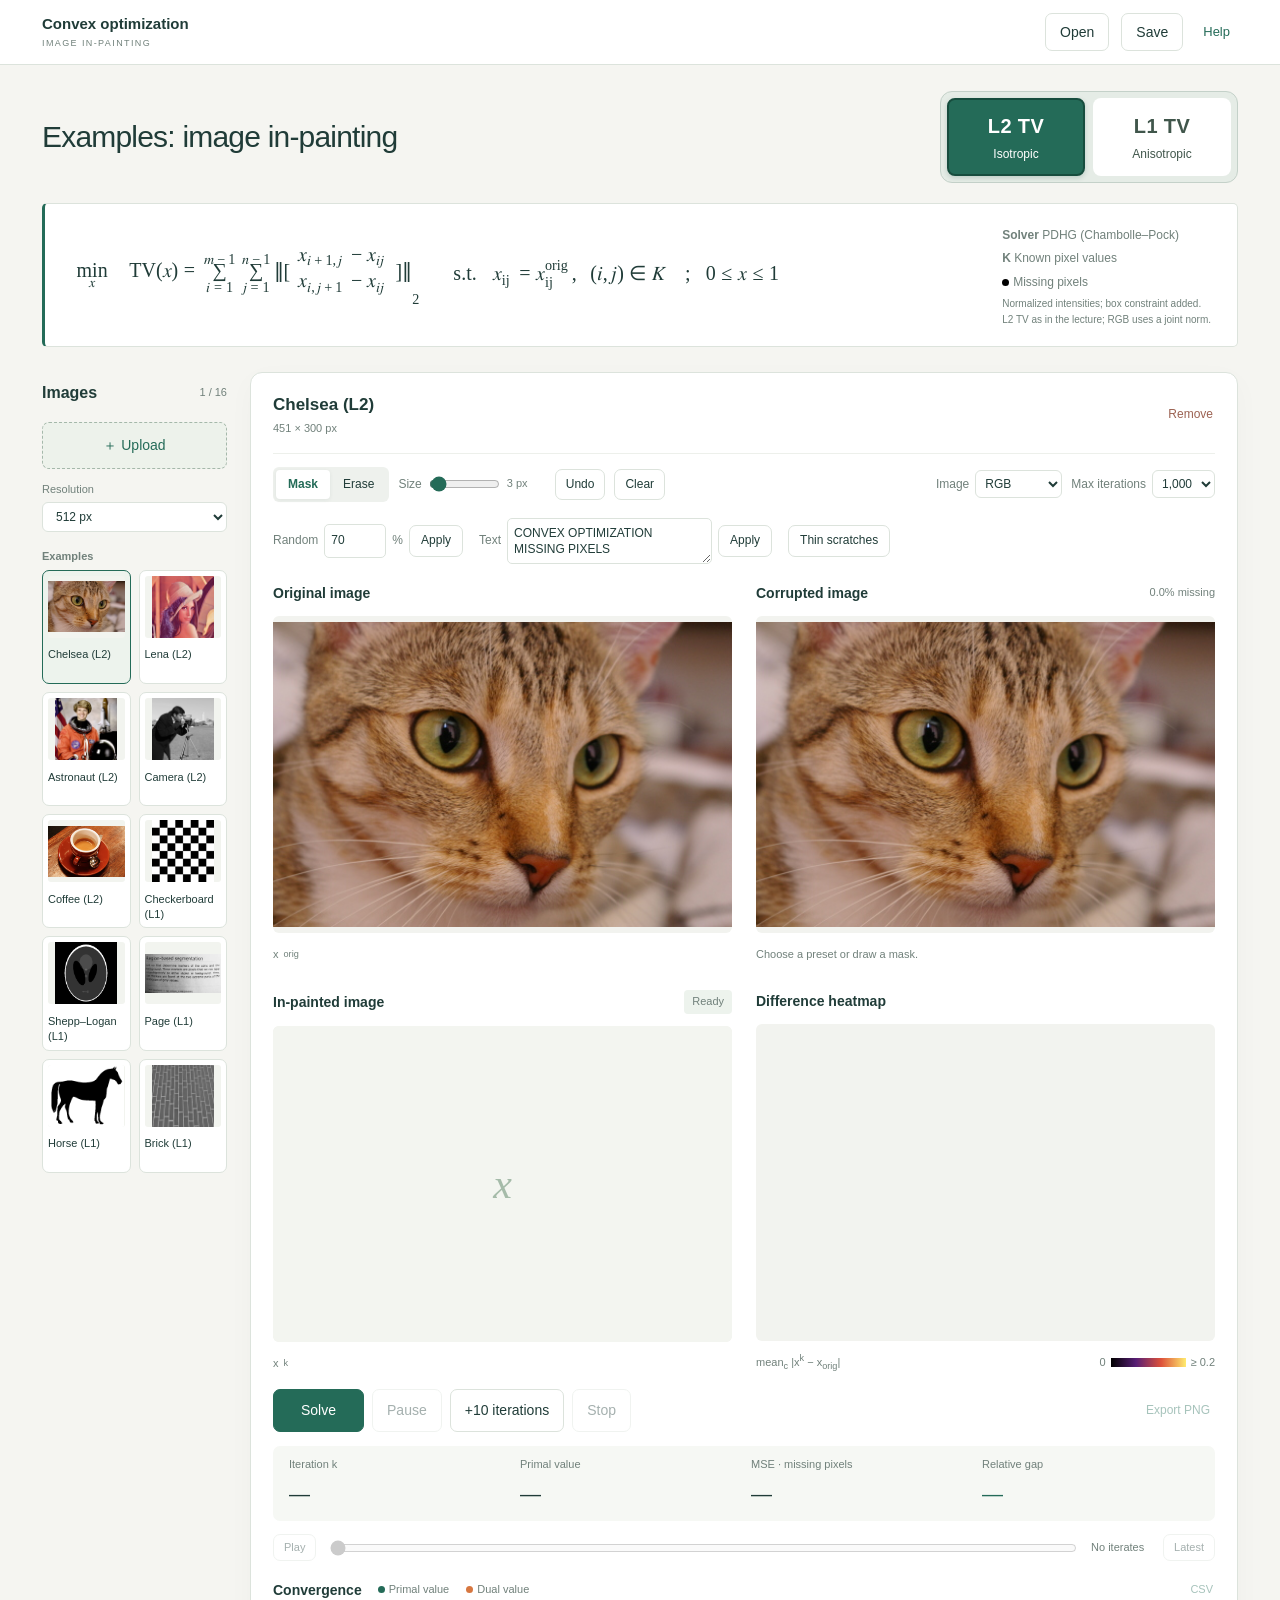
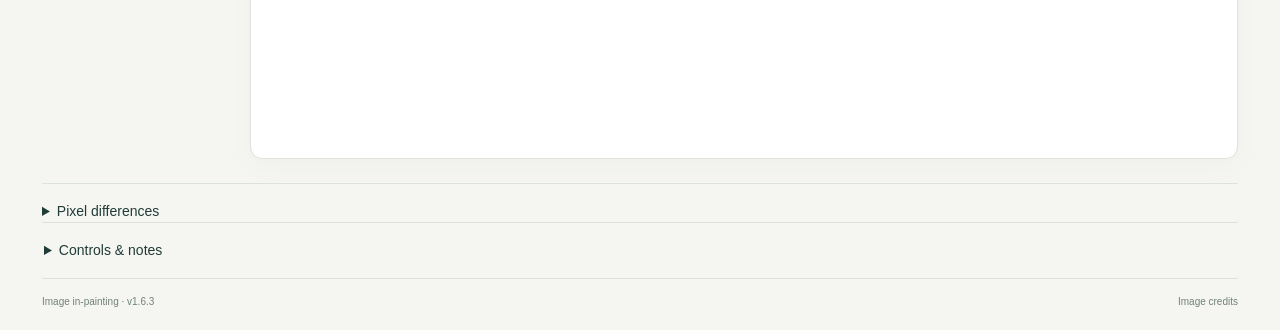
<file: docs/index.html>
<!doctype html>
<html lang="en">
<head>
  <meta charset="utf-8"><meta name="viewport" content="width=device-width, initial-scale=1">
  <title>Image in-painting · Convex optimization</title>
  <link rel="stylesheet" href="./static/style.css?v=1.6.3">
  <script src="./static/browser-backend.js?v=1.6.3" defer></script>
  <script src="./static/app.js?v=1.6.3" defer></script>
</head>
<body>
<header class="topbar">
  <a class="brand" href="./">Convex optimization <small>IMAGE IN-PAINTING</small></a>
  <div class="header-actions"><button id="import-project">Open</button><button id="save-project">Save</button><a class="help-link" href="#how-to">Help</a></div>
</header>
<main>
  <section class="intro"><h1>Examples: image in-painting</h1><div class="norm-switch" aria-label="TV norm"><button id="tv-l2" aria-pressed="true"><strong>L2 TV</strong><span>Isotropic</span></button><button id="tv-l1" aria-pressed="false"><strong>L1 TV</strong><span>Anisotropic</span></button></div></section>
  <section class="problem" aria-label="Optimization problem">
    <div class="problem-formula" aria-label="Selected TV formulation">
      <math display="block"><mrow><munder><mo>min</mo><mi mathvariant="bold">x</mi></munder><mspace width=".8em"/><mi mathvariant="normal">TV</mi><mo stretchy="false">(</mo><mi mathvariant="bold">x</mi><mo stretchy="false">)</mo><mo>=</mo><munderover><mo>∑</mo><mrow><mi>i</mi><mo>=</mo><mn>1</mn></mrow><mrow><mi>m</mi><mo>−</mo><mn>1</mn></mrow></munderover><munderover><mo>∑</mo><mrow><mi>j</mi><mo>=</mo><mn>1</mn></mrow><mrow><mi>n</mi><mo>−</mo><mn>1</mn></mrow></munderover><msub><mrow><mo>‖</mo><mrow><mo>[</mo><mtable><mtr><mtd><msub><mi>x</mi><mrow><mi>i</mi><mo>+</mo><mn>1</mn><mo>,</mo><mi>j</mi></mrow></msub><mo>−</mo><msub><mi>x</mi><mrow><mi>i</mi><mi>j</mi></mrow></msub></mtd></mtr><mtr><mtd><msub><mi>x</mi><mrow><mi>i</mi><mo>,</mo><mi>j</mi><mo>+</mo><mn>1</mn></mrow></msub><mo>−</mo><msub><mi>x</mi><mrow><mi>i</mi><mi>j</mi></mrow></msub></mtd></mtr></mtable><mo>]</mo></mrow><mo>‖</mo></mrow><mn id="formula-norm">2</mn></msub></mrow></math>
      <math display="block"><mrow><mtext>s.t.</mtext><mspace width=".8em"/><msub><mi>x</mi><mi>ij</mi></msub><mo>=</mo><msubsup><mi>x</mi><mi>ij</mi><mtext>orig</mtext></msubsup><mo>,</mo><mspace width=".5em"/><mo stretchy="false">(</mo><mi>i</mi><mo>,</mo><mi>j</mi><mo stretchy="false">)</mo><mo>∈</mo><mi>K</mi><mspace width="1em"/><mo>;</mo><mspace width=".6em"/><mn>0</mn><mo>≤</mo><mi mathvariant="bold">x</mi><mo>≤</mo><mn>1</mn></mrow></math>
    </div>
    <div class="problem-key"><p class="solver-label"><b>Solver</b> PDHG (Chambolle–Pock)</p><p><b>K</b> Known pixel values</p><p><span class="legend-dot missing"></span>Missing pixels</p><small>Normalized intensities; box constraint added.<br><span id="model-note">L2 TV as in the lecture; RGB uses a joint norm.</span></small></div>
  </section>
  <div id="notice" role="status" aria-live="polite" hidden></div>
  <div class="workspace">
    <aside class="library" aria-label="Images">
      <div class="section-head"><h2>Images</h2><span id="image-count">0 / 16</span></div>
      <button id="upload-button" class="upload-button">＋ Upload</button>
      <input id="file-input" type="file" accept="image/png,image/jpeg,image/webp" multiple hidden>
      <label class="resolution-label" for="resolution">Resolution</label><select id="resolution"><option value="128">128 px</option><option value="256">256 px</option><option value="512" selected>512 px</option></select>
      <div id="image-list"></div>
      <h3 class="example-label" id="examples-heading">Examples</h3><div id="example-gallery">
        <button class="example-card" data-example="chelsea" aria-pressed="false"><img src="./assets/chelsea.png" alt=""><span>Chelsea (L2)</span></button>
        <button class="example-card" data-example="lena" aria-pressed="false"><img src="./assets/lena.jpg" alt=""><span>Lena (L2)</span></button>
        <button class="example-card" data-example="astronaut" aria-pressed="false"><img src="./assets/astronaut.png" alt=""><span>Astronaut (L2)</span></button>
        <button class="example-card" data-example="camera" aria-pressed="false"><img src="./assets/camera.png" alt=""><span>Camera (L2)</span></button>
        <button class="example-card" data-example="coffee" aria-pressed="false"><img src="./assets/coffee.png" alt=""><span>Coffee (L2)</span></button>
        <button class="example-card" data-example="checkerboard" aria-pressed="false"><img src="./assets/checkerboard.png" alt=""><span>Checkerboard (L1)</span></button>
        <button class="example-card" data-example="phantom" aria-pressed="false"><img src="./assets/phantom.png" alt=""><span>Shepp–Logan (L1)</span></button>
        <button class="example-card" data-example="page" aria-pressed="false"><img src="./assets/page.png" alt=""><span>Page (L1)</span></button>
        <button class="example-card" data-example="horse" aria-pressed="false"><img src="./assets/horse.png" alt=""><span>Horse (L1)</span></button>
        <button class="example-card" data-example="brick" aria-pressed="false"><img src="./assets/brick.png" alt=""><span>Brick (L1)</span></button>
      </div>
    </aside>
    <section class="experiment" aria-label="Image in-painting">
      <div class="experiment-header"><div><h2 id="image-name">Loading…</h2><p id="image-dimensions"></p></div><button id="remove-image" class="text-button danger">Remove</button></div>
      <div class="work-controls">
        <div class="draw-controls"><div class="segmented" aria-label="Drawing tools"><button id="brush-tool" aria-pressed="true">Mask</button><button id="erase-tool" aria-pressed="false">Erase</button></div><label class="brush-label">Size <input id="brush-size" type="range" min="1" max="48" value="3"><output id="brush-value">3 px</output></label><button id="undo">Undo</button><button id="clear-mask">Clear</button></div>
        <div class="run-settings"><label>Image <select id="mode"><option value="rgb">RGB</option><option value="gray">Grayscale</option></select></label><label>Max iterations <select id="iterations"><option value="200">200</option><option value="1000" selected>1,000</option><option value="4000">4,000</option></select></label></div>
      </div>
      <div class="preset-row" aria-label="Missing-pixel presets"><div class="preset-control"><label for="random-percent">Random</label><input id="random-percent" type="number" min="0" max="99" step="1" value="70" aria-label="Random missing percentage"><span>%</span><button id="preset-random" aria-label="Apply random mask">Apply</button></div><div class="preset-control watermark-control"><label for="watermark-text">Text</label><textarea id="watermark-text" rows="2" maxlength="120" aria-label="Watermark text">CONVEX OPTIMIZATION
MISSING PIXELS</textarea><button id="preset-text" aria-label="Apply text mask">Apply</button></div><button id="preset-scratches">Thin scratches</button></div>
      <div class="canvases">
        <div class="canvas-panel"><div class="canvas-heading"><h3>Original image</h3></div><div class="canvas-wrap"><canvas id="original" aria-label="Original image"></canvas></div><p class="canvas-caption">x<sub>orig</sub></p></div>
        <div class="canvas-panel"><div class="canvas-heading"><h3>Corrupted image</h3><span id="missing-count">0% missing</span></div><div class="canvas-wrap" id="editor-wrap"><canvas id="editor" aria-label="Draw to mark missing pixels"></canvas></div><p class="canvas-caption">Choose a preset or draw a mask.</p></div>
        <div class="canvas-panel"><div class="canvas-heading"><h3>In-painted image</h3><span class="status-chip" id="run-status" aria-live="polite">Ready</span></div><div class="canvas-wrap result-wrap"><canvas id="result" aria-label="In-painted image; click to inspect pixel differences"></canvas><div id="result-placeholder"><span class="empty-symbol">x</span></div></div><p class="canvas-caption">x<sup>k</sup></p></div>
        <div class="canvas-panel"><div class="canvas-heading"><h3>Difference heatmap</h3></div><div class="canvas-wrap"><canvas id="difference" aria-label="Absolute difference from original"></canvas></div><div class="canvas-caption heat-caption"><span>mean<sub>c</sub> |x<sup>k</sup> − x<sub>orig</sub>|</span><span>0 <i class="heat-scale"></i> ≥ 0.2</span></div></div>
      </div>
      <div class="action-row"><div class="run-buttons"><button class="primary" id="run">Solve</button><button id="pause" disabled>Pause</button><button id="step">+10 iterations</button><button id="stop" disabled>Stop</button></div><button id="download-result" disabled>Export PNG</button></div>
      <div class="metrics" aria-label="Current iterate"><div><span>Iteration k</span><strong id="metric-k">—</strong></div><div><span>Primal value</span><strong id="metric-tv">—</strong></div><div><span>MSE · missing pixels</span><strong id="metric-mse">—</strong></div><div><span title="(primal value − dual value) / max(1, TV). Smaller is closer to optimal.">Relative gap</span><strong id="metric-gap">—</strong></div></div>
      <div class="timeline-row"><button id="playback" disabled>Play</button><input id="timeline" type="range" min="0" max="0" value="0" disabled aria-label="Iteration snapshots"><span id="frame-label">No iterates</span><button id="latest" disabled>Latest</button></div>
      <div class="plot-heading"><h3>Convergence</h3><div><span class="legend-dot green"></span>Primal value <span class="legend-dot orange"></span>Dual value</div><button id="download-csv" class="text-button" disabled>CSV</button></div>
      <svg id="chart" role="img" aria-label="Primal value and dual value versus iterations"></svg>
    </section>
  </div>
  <details class="pixel-details"><summary>Pixel differences</summary>
    <section class="math-section" aria-label="Local total variation">
      <div class="model-explanation"><h2>Local contribution to TV(x)</h2><div class="formula" id="local-formula-l2"><math display="block"><mrow><msqrt><mrow><munder><mo>∑</mo><mi>c</mi></munder><mo stretchy="false">(</mo><msubsup><mi>d</mi><mrow><mi>v</mi><mo>,</mo><mi>c</mi></mrow><mn>2</mn></msubsup><mo>+</mo><msubsup><mi>d</mi><mrow><mi>h</mi><mo>,</mo><mi>c</mi></mrow><mn>2</mn></msubsup><mo stretchy="false">)</mo></mrow></msqrt></mrow></math></div><div class="formula" id="local-formula-l1" hidden><math display="block"><mrow><munder><mo>∑</mo><mi>c</mi></munder><mo>(</mo><mo>|</mo><msub><mi>d</mi><mrow><mi>v</mi><mo>,</mo><mi>c</mi></mrow></msub><mo>|</mo><mo>+</mo><mo>|</mo><msub><mi>d</mi><mrow><mi>h</mi><mo>,</mo><mi>c</mi></mrow></msub><mo>|</mo><mo>)</mo></mrow></math></div><p>dᵥ = xᵢ₊₁,ⱼ − xᵢⱼ<br>dₕ = xᵢ,ⱼ₊₁ − xᵢⱼ</p><p class="muted">Click the in-painted image to select (i, j).</p></div>
      <div class="pixel-inspector"><div class="section-head"><h2>Pixel values</h2><span id="pixel-position">(i, j)</span></div><div class="pixel-top"><canvas id="pixel-patch" width="180" height="180" aria-label="Selected pixel and its neighbors"></canvas><div><p><span class="legend-dot orange"></span>xᵢⱼ</p><p><span class="legend-dot blue"></span>xᵢ₊₁,ⱼ</p><p><span class="legend-dot green"></span>xᵢ,ⱼ₊₁</p></div></div><div class="table-scroll"><table><thead><tr><th>Channel</th><th>xᵢⱼ</th><th>xᵢ₊₁,ⱼ</th><th>xᵢ,ⱼ₊₁</th><th>dᵥ</th><th>dₕ</th></tr></thead><tbody id="pixel-values"></tbody></table></div><p id="local-tv">‖(dᵥ, dₕ)‖₂</p><p class="muted pixel-note">Pixel table: 8-bit display values. Objective: full precision.</p></div>
    </section>
  </details>
  <details id="how-to"><summary>Controls &amp; notes</summary><div class="help-grid"><div><h3>Demonstration</h3><p>L2 TV uses the Euclidean norm of each local gradient; L1 TV adds its absolute components. L1 favors horizontal and vertical edges. Try Checkerboard, Page, Horse, Shepp–Logan or Brick with the same mask. Neither norm is best for every image. All examples stay visible. Labels indicate suggested teaching examples, not a restriction on the solver. Changing mode selects a matching example; any example can be solved in either mode. Results are retained separately for each mode. Uploaded images remain available in both modes; switching their norm keeps the mask and clears the previous run.</p><p>Upload images, choose a preset or draw a mask, then Solve or advance by 10 iterations. Use the timeline to replay. Click the result to inspect local pixel differences.</p><p>Relative gap = (primal value − dual value) / max(1, TV). Gap ≤ 0.1% indicates a near-optimal objective, not perfect reconstruction. Iteration limit means the budget was exhausted. TV need not decrease at every iteration. MSE is for evaluation only.</p></div><div><h3>Save an experiment</h3><p>Save exports images, masks and recorded iterates as .tvlab.json. Open restores them. Export before closing this page.</p><p>Presets replace the mask; Undo restores it. Random accepts 0–99% (default 70) and uses a fixed seed. Text accepts up to 3 lines and 120 characters. Apply replaces the mask; editing a field alone does not. Images and computation stay in your browser. TV favors smoothness; large missing regions may lose structure or texture.</p></div></div></details>
  <footer><span>Image in-painting · v1.6.3</span><a href="./static/credits.html">Image credits</a></footer>
</main>
<input id="project-input" type="file" accept=".json,.tvlab.json" hidden>
</body></html>
</file>
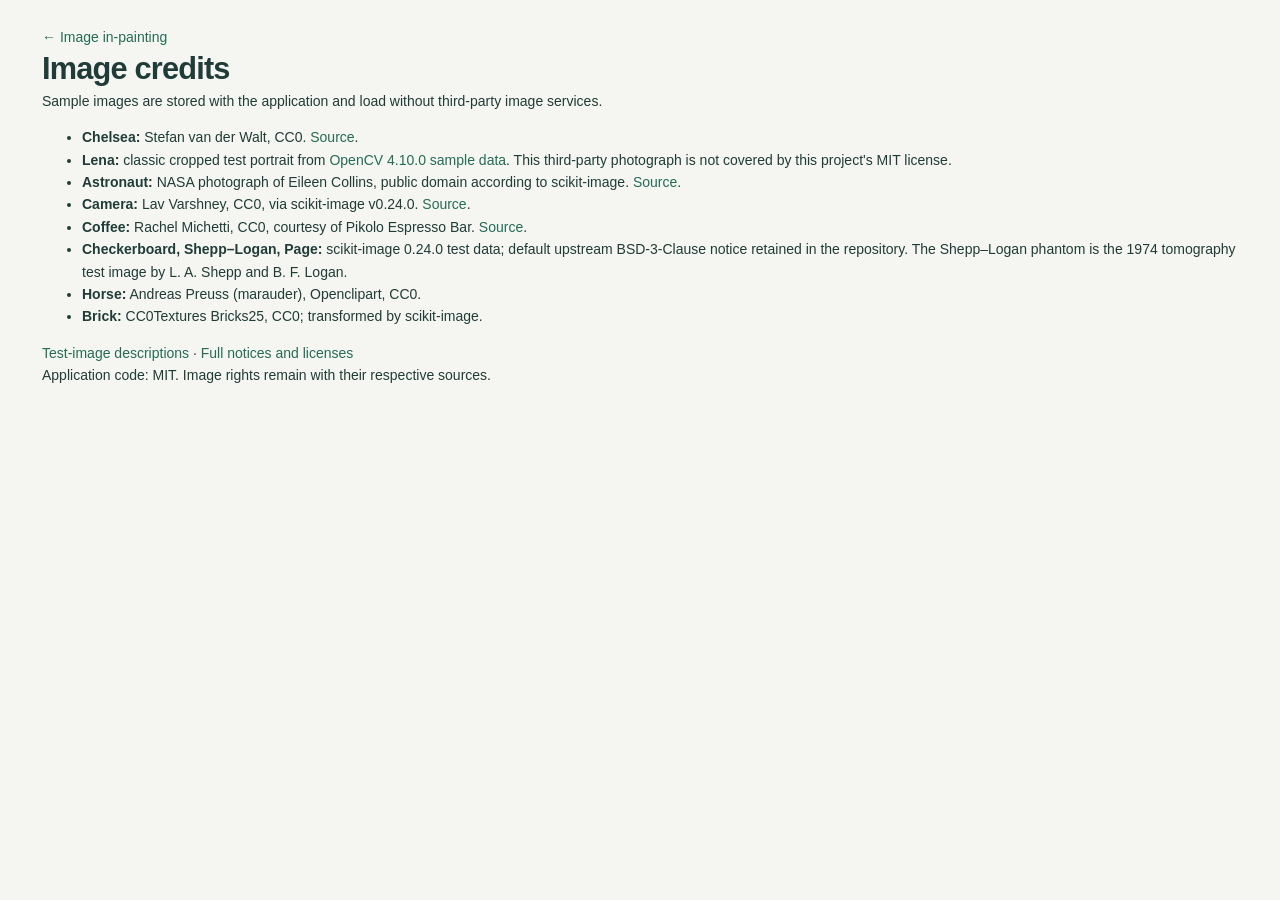
<file: app/static/credits.html>
<!doctype html>
<html lang="en"><head><meta charset="utf-8"><meta name="viewport" content="width=device-width, initial-scale=1"><title>Image credits</title><link rel="stylesheet" href="./style.css"></head><body><main>
<a href="../">← Image in-painting</a><h1>Image credits</h1>
<p>Sample images are stored with the application and load without third-party image services.</p>
<ul>
<li><strong>Chelsea:</strong> Stefan van der Walt, CC0. <a href="https://scikit-image.org/docs/0.24.x/api/skimage.data.html#skimage.data.chelsea">Source</a>.</li>
<li><strong>Lena:</strong> classic cropped test portrait from <a href="https://github.com/opencv/opencv/blob/4.10.0/samples/data/lena.jpg">OpenCV 4.10.0 sample data</a>. This third-party photograph is not covered by this project's MIT license.</li>
<li><strong>Astronaut:</strong> NASA photograph of Eileen Collins, public domain according to scikit-image. <a href="https://scikit-image.org/docs/0.24.x/api/skimage.data.html#skimage.data.astronaut">Source</a>.</li>
<li><strong>Camera:</strong> Lav Varshney, CC0, via scikit-image v0.24.0. <a href="https://scikit-image.org/docs/0.24.x/api/skimage.data.html#skimage.data.camera">Source</a>.</li>
<li><strong>Coffee:</strong> Rachel Michetti, CC0, courtesy of Pikolo Espresso Bar. <a href="https://scikit-image.org/docs/0.24.x/api/skimage.data.html#skimage.data.coffee">Source</a>.</li>
<li><strong>Checkerboard, Shepp–Logan, Page:</strong> scikit-image 0.24.0 test data; default upstream BSD-3-Clause notice retained in the repository. The Shepp–Logan phantom is the 1974 tomography test image by L. A. Shepp and B. F. Logan.</li>
<li><strong>Horse:</strong> Andreas Preuss (marauder), Openclipart, CC0.</li>
<li><strong>Brick:</strong> CC0Textures Bricks25, CC0; transformed by scikit-image.</li>
</ul><p><a href="https://scikit-image.org/docs/0.24.x/api/skimage.data.html">Test-image descriptions</a> · <a href="https://github.com/hdong026/CVX_image_inpainting/blob/main/THIRD_PARTY_NOTICES.md">Full notices and licenses</a></p><p>Application code: MIT. Image rights remain with their respective sources.</p>
</main></body></html>
</file>
<file: docs/static/style.css>
:root{--bg:#f5f5f1;--paper:#fff;--ink:#203c38;--muted:#71817b;--line:#dce3dc;--green:#246b58;--pale:#e8f0e9;--orange:#d77740;--blue:#467cad;--shadow:0 8px 28px #203c3807}*{box-sizing:border-box}body{margin:0;background:var(--bg);color:var(--ink);font:14px/1.6 -apple-system,BlinkMacSystemFont,"Segoe UI","PingFang SC","Microsoft YaHei",sans-serif}button,input,select{font:inherit}button,a,select,input[type=range]{touch-action:manipulation}button{background:var(--paper);color:var(--ink);border:1px solid var(--line);padding:7px 14px;border-radius:7px;cursor:pointer;white-space:nowrap;transition:background .12s}button:hover:not(:disabled){background:var(--pale)}button:disabled{opacity:.4;cursor:default}button:focus-visible,a:focus-visible,input:focus-visible,select:focus-visible{outline:3px solid #a0bdb0;outline-offset:3px}button.primary{background:var(--green);color:#fff;border-color:var(--green);padding:9px 27px}button.primary:hover:not(:disabled){background:#175340}select{color:var(--ink);border:1px solid var(--line);border-radius:6px;padding:6px 9px;background:#fff;max-width:100%}a{color:var(--green);text-decoration:none}h1,h2,h3,p{margin:0}h2{font-size:16px;font-weight:600}h3{font-size:14px;font-weight:600}input[type=range]{accent-color:var(--green);min-width:0}button.text-button{background:transparent;border:0;padding:5px 2px;color:var(--green)}button.danger{color:#9c6252}.topbar{height:84px;border-bottom:1px solid var(--line);background:#fafbf8;display:flex;align-items:center;justify-content:space-between;padding:0 42px;gap:20px}.brand{display:flex;align-items:center;gap:11px;color:var(--ink);font-size:19px;font-weight:600;line-height:1.3}.brand-mark{display:grid;place-items:center;background:var(--green);color:#fff;font-family:Georgia,serif;font-size:25px;width:43px;height:43px;border-radius:11px}.brand small{font-size:9px;letter-spacing:2.3px;display:block;color:var(--muted);font-weight:500;margin-top:5px}.header-actions{display:flex;align-items:center;gap:12px}.local{font-size:12px;color:var(--muted);margin-right:13px;display:flex;align-items:center;gap:7px}.local>span{width:6px;height:6px;border-radius:50%;background:var(--green)}.help-link{font-size:13px;padding:8px}main{max-width:1600px;margin:auto;padding:38px 42px 20px}.intro{display:flex;align-items:center;justify-content:space-between;margin-bottom:31px;gap:20px}.eyebrow{font-size:11px;color:var(--green);letter-spacing:1.5px;margin-bottom:10px;font-weight:600}h1{font-size:clamp(24px,2.4vw,35px);letter-spacing:-.8px;line-height:1.35;font-weight:600}h1 span{color:var(--green)}.intro>div>p:last-child{color:var(--muted);margin-top:10px}.chapter{display:flex;align-items:center;gap:16px;color:#a4b3a6;font:54px/1 Georgia,serif}.chapter span{font:12px/1.8 -apple-system,sans-serif;color:var(--muted);letter-spacing:.2px}.workspace{display:grid;grid-template-columns:185px minmax(0,1fr);gap:23px}.library{padding-top:8px}.section-head{display:flex;align-items:center;justify-content:space-between;gap:10px}.section-head>span{color:var(--muted);font-size:11px}.upload-button{width:100%;margin:17px 0 12px;border-style:dashed;border-color:#a5b8aa;background:#edf2eb;padding:11px;color:var(--green)}.resolution-label{font-size:11px;display:block;color:var(--muted);margin-bottom:4px}.library>select{width:100%;font-size:12px}.image-card{position:relative;display:block;width:100%;margin-top:15px;padding:8px;text-align:left;white-space:normal;border-color:transparent;background:#eaece6;border-radius:8px}.image-card[aria-pressed=true]{background:#fff;border:1px solid var(--green);box-shadow:var(--shadow)}.image-card img{width:100%;height:91px;object-fit:cover;border-radius:4px;display:block}.image-card strong{font-weight:500;display:block;overflow:hidden;text-overflow:ellipsis;white-space:nowrap;font-size:12px;margin-top:7px}.image-card small{font-size:10px;color:var(--muted)}.library-note{color:var(--muted);font-size:11px;line-height:1.8;margin-top:13px}.library>.text-button{margin-top:13px;font-size:12px}.experiment{background:var(--paper);border:1px solid var(--line);border-radius:12px;padding:23px 25px 18px;box-shadow:var(--shadow);min-width:0}.experiment-header{display:flex;justify-content:space-between;align-items:center;padding-bottom:15px;border-bottom:1px solid #edf0eb;gap:15px}.experiment-header h2{font-size:17px;overflow-wrap:anywhere}.experiment-header p{color:var(--muted);font-size:11px;margin-top:2px}.experiment-header>.text-button{font-size:12px}.work-controls{display:flex;justify-content:space-between;gap:12px;flex-wrap:wrap;margin:16px 0 22px;align-items:center}.draw-controls,.run-settings{display:flex;align-items:center;gap:9px;flex-wrap:wrap}.draw-controls>button{font-size:12px;padding:5px 10px}.segmented{display:flex;gap:1px;background:#eef1ed;border-radius:6px;padding:3px}.segmented button{background:transparent;border:0;padding:5px 12px;font-size:12px;border-radius:4px}.segmented button[aria-pressed=true]{background:#fff;box-shadow:0 1px 4px #203c3812;color:var(--green);font-weight:600}.brush-label{display:flex;align-items:center;gap:5px;font-size:12px;color:var(--muted)}.brush-label input{width:71px}.brush-label output{width:39px;font-variant-numeric:tabular-nums;font-size:11px}.run-settings{font-size:12px}.run-settings label{display:flex;align-items:center;gap:6px;color:var(--muted)}.run-settings select{font-size:12px;padding:5px}.canvases{display:grid;grid-template-columns:minmax(0,1fr) minmax(0,1fr);gap:24px}.canvas-heading{display:flex;align-items:center;justify-content:space-between;margin-bottom:12px;gap:8px}.canvas-heading h3{display:flex;align-items:center;gap:9px}.number{font:11px Georgia,serif;color:var(--muted);border:1px solid var(--line);width:21px;height:21px;display:grid;place-items:center;border-radius:50%}.canvas-heading>span{font-size:11px;color:var(--muted)}.canvas-wrap{position:relative;background:#f2f3ef;display:flex;align-items:center;justify-content:center;min-height:210px;aspect-ratio:1.45;border-radius:6px;overflow:hidden}.canvas-wrap canvas{display:block;max-width:100%;max-height:100%;width:100%;height:100%;object-fit:contain}#editor{cursor:crosshair;touch-action:none}#result{cursor:crosshair;touch-action:manipulation}#result-placeholder{position:absolute;inset:0;display:flex;flex-direction:column;align-items:center;justify-content:center;gap:8px;background:#f3f5f0;color:#829287;font-size:12px}#result-placeholder[hidden]{display:none}.empty-symbol{font:42px Georgia,serif;color:#a5bba9}.canvas-caption{font-size:11px;color:var(--muted);margin-top:10px;display:flex;align-items:center;gap:5px;min-height:29px}.result-caption{justify-content:space-between;flex-wrap:wrap}.small button{font-size:10px;padding:3px 7px}.legend-dot{width:7px;height:7px;border-radius:50%;display:inline-block;flex-shrink:0;margin-right:4px}.orange{background:var(--orange)}.green{background:var(--green)}.blue{background:var(--blue)}.orange-text{color:var(--orange)}.green-text{color:var(--green)}.action-row{display:flex;align-items:center;justify-content:space-between;gap:12px;flex-wrap:wrap;margin:23px 0}.run-buttons{display:flex;gap:8px;flex-wrap:wrap}#download-result{border:0;font-size:12px;color:var(--green);padding:5px}.metrics{display:grid;grid-template-columns:repeat(4,minmax(0,1fr));background:#f6f8f4;border-radius:7px;padding:14px 19px;gap:14px}.metrics span{display:block;font-size:11px;color:var(--muted)}.metrics strong{display:block;font-size:23px;font-weight:500;letter-spacing:-.5px;font-variant-numeric:tabular-nums;margin-top:4px}.timeline-row{display:flex;align-items:center;gap:12px;margin:17px 0 23px}.timeline-row button{font-size:11px;padding:4px 10px}.timeline-row input{flex:1}.timeline-row span{font-size:11px;color:var(--muted);white-space:nowrap;min-width:60px}.plot-heading{display:flex;align-items:center;gap:16px}.plot-heading>div{font-size:11px;color:var(--muted);flex:1}.plot-heading>div .orange{margin-left:14px}.plot-heading button{font-size:11px}#chart{display:block;width:100%;height:158px;margin-top:8px;overflow:visible}.chart-note{font-size:11px;color:var(--muted);margin-top:5px}.math-section{display:grid;grid-template-columns:minmax(0,1fr) minmax(0,1fr);gap:45px;margin:35px 0;padding:29px 32px;background:#eef2eb;border:1px solid #dde6d9;border-radius:12px}.model-explanation h2{font-size:23px;line-height:1.5}.model-explanation>p:not(.eyebrow){font-size:13px;max-width:510px;margin-top:15px;line-height:1.9}.muted{color:var(--muted)}.formula{display:flex;flex-direction:column;align-items:flex-start;gap:12px;margin:24px 0;font-size:24px}.formula math{margin:0;display:block}.pixel-top{display:flex;align-items:center;gap:22px;margin-top:18px}.pixel-top>canvas{width:130px;height:130px;border-radius:5px;image-rendering:pixelated;background:#dce5d8}.pixel-top>div{font-size:12px}.pixel-top p+p{margin-top:5px}.pixel-top .muted{margin-top:10px}.table-scroll{overflow-x:auto;margin-top:14px}table{border-collapse:collapse;width:100%;font-size:11px;font-variant-numeric:tabular-nums;text-align:right}th,td{padding:5px 7px;border-bottom:1px solid #d9e1d4}th{color:var(--muted);font-weight:500}th:first-child,td:first-child{text-align:left}#local-tv{font-family:Georgia,serif;font-size:17px;margin-top:13px}.pixel-note{font-size:10px;line-height:1.7;margin-top:7px}#how-to{border-top:1px solid var(--line);padding:20px 2px}summary{cursor:pointer;font-size:14px}.help-grid{display:grid;grid-template-columns:1fr 1fr;gap:55px;margin:22px 0;color:var(--muted);font-size:13px;line-height:1.9}.help-grid h3{color:var(--ink);margin-bottom:10px}.help-grid ol{padding-left:20px;margin:0}.help-grid p+p{margin-top:10px}footer{border-top:1px solid var(--line);padding:22px 0 0;color:var(--muted);display:flex;justify-content:space-between;gap:20px;font-size:10px}#notice{padding:11px 16px;margin-bottom:18px;background:#fff4e8;color:#92562e;border:1px solid #ebd9c4;border-radius:7px;font-size:13px}#notice.error{background:#fff0ed;color:#9d4a37}.status-chip{padding:3px 8px;background:#edf3ed;border-radius:4px}.is-running{color:var(--green)!important}.library-empty{padding:24px 0;color:var(--muted);font-size:12px}
@media(min-width:1450px){.canvas-wrap{min-height:340px}}@media(max-width:1100px){main{padding:28px 22px}.topbar{padding:0 22px}.workspace{grid-template-columns:150px minmax(0,1fr);gap:16px}.experiment{padding:18px}.canvases{gap:16px}.canvas-wrap{min-height:170px}.math-section{padding:24px;gap:24px}.result-caption .segmented{margin-top:3px}.chapter{display:none}.work-controls{gap:12px}.local{display:none}}@media(max-width:780px){.topbar{height:auto;min-height:80px;flex-wrap:wrap;padding-top:14px;padding-bottom:14px;gap:15px}.header-actions{gap:8px}.header-actions>button{font-size:12px;padding:6px 10px}.help-link{font-size:12px}.workspace{grid-template-columns:1fr}.library{display:grid;grid-template-columns:1fr 1fr;gap:6px 14px}.library .section-head{grid-column:1/-1}.upload-button{margin:8px 0}.resolution-label{display:none}.library>select{align-self:center}.library-note{display:none}#image-list{grid-column:1/-1;display:flex;gap:9px;overflow-x:auto;padding:4px 0}.image-card{width:130px;min-width:130px;margin:0}.image-card img{height:65px}.library>.text-button{margin:0;text-align:left}.canvases{gap:13px}.canvas-heading{align-items:flex-start;min-height:42px;flex-wrap:wrap;gap:4px}.canvas-wrap{min-height:150px}.math-section{grid-template-columns:1fr}.formula{font-size:23px}.metrics{padding:12px;gap:8px}.metrics strong{font-size:20px}.help-grid{grid-template-columns:1fr;gap:22px}.intro{margin-bottom:23px}.intro p:last-child{font-size:12px}.experiment{padding:15px}.chart-note{font-size:10px}.timeline-row{gap:8px}}@media(max-width:480px){main{padding:22px 13px}.topbar{padding-left:14px;padding-right:14px}.brand{font-size:17px}.brand-mark{width:36px;height:36px}.header-actions{width:100%}h1{font-size:25px}.canvases{grid-template-columns:1fr}.canvas-heading{min-height:auto;margin-top:7px}.canvas-wrap{min-height:200px;max-height:320px}.metrics{grid-template-columns:1fr 1fr}.draw-controls{gap:7px}.brush-label input{width:65px}.math-section{padding:20px}.pixel-inspector .section-head{flex-wrap:wrap}#frame-label{min-width:45px}.help-link{margin-left:auto}footer{flex-direction:column;gap:5px}.run-buttons button{padding:7px 10px}.run-buttons button.primary{padding:8px 15px}.plot-heading{gap:8px}.plot-heading>div{font-size:10px}.formula{font-size:20px}.table-scroll th,.table-scroll td{padding:5px 4px}}
/* Lecture layout: problem, images, iterates. */
.topbar{height:65px;background:#fff}.brand{font-size:15px;display:block}.brand small{font-size:9px;letter-spacing:1.4px}.intro{margin-bottom:20px}.intro h1{font-size:30px;font-weight:500}.lecture-label{font-size:14px;color:var(--muted)}main{padding-top:26px}.problem{display:flex;align-items:center;justify-content:space-between;gap:30px;padding:18px 26px;margin-bottom:25px;background:white;border:1px solid var(--line);border-left:3px solid var(--green);border-radius:5px}.problem-formula{display:flex;align-items:center;gap:30px;font-size:20px;flex-wrap:wrap}.problem-formula math{margin:0}.problem-key{flex-shrink:0;font-size:12px;color:var(--muted)}.problem-key p{margin:4px 0}.problem-key small{font-size:10px}.experiment{padding:18px 22px}.work-controls{margin:13px 0 16px}.action-row{margin:14px 0}.metrics{padding:10px 16px}.metrics strong{font-size:21px}.timeline-row{margin:13px 0 15px}.image-card span{display:block;font-size:12px;white-space:nowrap;overflow:hidden;text-overflow:ellipsis;margin-top:4px}.pixel-details{margin-top:24px;border-top:1px solid var(--line);padding-top:16px}.math-section{margin:16px 0 24px}.model-explanation h2{font-size:20px}#chart{height:128px}#how-to{padding:16px 2px}footer{padding-top:15px}.empty-symbol{font-style:italic}.canvas-caption{min-height:23px}
@media(max-width:1100px){.problem-formula{font-size:18px;gap:16px}.problem{gap:18px}.problem-key small{max-width:150px;display:block}}
@media(max-width:780px){.problem{align-items:flex-start;flex-direction:column;padding:15px;gap:12px}.problem-key{display:flex;flex-wrap:wrap;gap:12px}.problem-key small{max-width:none;align-self:center}.intro{align-items:flex-start;gap:8px;flex-direction:column}.intro h1{font-size:26px}.lecture-label{font-size:12px}.problem-formula{font-size:18px}.topbar{min-height:65px}.header-actions{width:auto}}
@media(max-width:480px){.problem-formula{font-size:16px}.intro h1{font-size:24px}.header-actions{gap:5px}.topbar{height:auto}.brand{font-size:14px}.problem-key small{font-size:9px}.run-buttons{gap:6px}.run-buttons button{font-size:12px}.experiment{padding:13px}}

.preset-row{display:flex;align-items:center;gap:8px;flex-wrap:wrap;margin:0 0 18px}.preset-row>span{font-size:11px;color:var(--muted);margin-right:3px}.preset-row button{font-size:12px;padding:5px 11px}.missing{background:#000}#metric-gap{color:var(--green)}

.preset-control{display:flex;align-items:center;gap:6px}.preset-control label,.preset-control>span{font-size:12px;color:var(--muted)}.preset-control input,.preset-control textarea{font:inherit;font-size:12px;color:var(--ink);border:1px solid var(--line);border-radius:5px;background:white;padding:6px}.preset-control input{width:62px}.preset-control textarea{font:12px/1.35 -apple-system,BlinkMacSystemFont,"Segoe UI",sans-serif;width:205px;max-width:100%;resize:vertical}.preset-row{gap:10px 16px}.example-label{display:block;font-size:11px;color:var(--muted);margin-top:16px;margin-bottom:4px}.watermark-control{flex-wrap:wrap}footer a{color:var(--muted)}@media(max-width:780px){.example-label{grid-column:1/-1;margin-top:8px}.library #add-example{align-self:center}.watermark-control textarea{width:185px}}@media(max-width:480px){.watermark-control textarea{width:165px}}

#example-gallery{display:grid;grid-template-columns:1fr 1fr;gap:8px}.example-card{padding:5px;min-width:0;text-align:left}.example-card img{width:100%;height:62px;object-fit:cover;border-radius:3px}.example-card span{display:block;font-size:11px;margin-top:3px}.example-card[aria-pressed="true"]{border-color:var(--green);background:#edf3ed}.heat-caption{display:flex;justify-content:space-between;flex-wrap:wrap;gap:6px}.heat-caption>span:last-child{display:flex;align-items:center;gap:5px}.heat-scale{display:inline-block;width:75px;height:9px;background:linear-gradient(to right,#000,#571e75,#dd513a,#ffeb6e)}@media(max-width:780px){#example-gallery{grid-column:1/-1;grid-template-columns:repeat(5,minmax(0,1fr))}.example-card img{height:60px}.example-card span{font-size:10px}}

[hidden]{display:none!important}.problem-key .segmented{margin:10px 0}.solver-label{line-height:1.6}.problem-key small{display:block;line-height:1.6}.example-card img{object-fit:contain;background:#f2f4ef}

.norm-switch{display:flex;gap:8px;flex-shrink:0;padding:6px;border:1px solid #c4d1c9;background:#e5ece6;border-radius:12px}.norm-switch button{display:flex;flex-direction:column;align-items:center;justify-content:center;gap:3px;min-width:138px;min-height:64px;padding:10px 24px;background:#fff;border:2px solid transparent;border-radius:8px;color:#40564b}.norm-switch strong{font-size:20px;letter-spacing:.02em}.norm-switch span{font-size:12px}.norm-switch button[aria-pressed="true"]{background:#246b58;color:#fff;border-color:#174d3e;box-shadow:0 2px 5px #174d3e30}.norm-switch button:focus-visible{outline:3px solid #d77740;outline-offset:3px}.norm-switch button:disabled{opacity:.6}.intro{gap:20px;flex-wrap:wrap}@media(max-width:600px){.norm-switch{width:100%}.norm-switch button{flex:1;min-width:0}.intro{align-items:flex-start}}

.upload-item{display:block;width:100%;padding:7px 9px;margin:5px 0;text-align:left;font-size:12px;overflow-wrap:anywhere}.upload-item[aria-pressed="true"]{border-color:var(--green);background:#edf3ed}#image-list:empty{display:none}

.example-card{white-space:normal}.example-card span{overflow-wrap:anywhere;line-height:1.4;min-height:2.8em}.upload-item{white-space:normal}
@media(max-width:480px){#example-gallery{grid-template-columns:repeat(3,minmax(0,1fr))}}
</file>
<file: app/static/style.css>
:root{--bg:#f5f5f1;--paper:#fff;--ink:#203c38;--muted:#71817b;--line:#dce3dc;--green:#246b58;--pale:#e8f0e9;--orange:#d77740;--blue:#467cad;--shadow:0 8px 28px #203c3807}*{box-sizing:border-box}body{margin:0;background:var(--bg);color:var(--ink);font:14px/1.6 -apple-system,BlinkMacSystemFont,"Segoe UI","PingFang SC","Microsoft YaHei",sans-serif}button,input,select{font:inherit}button,a,select,input[type=range]{touch-action:manipulation}button{background:var(--paper);color:var(--ink);border:1px solid var(--line);padding:7px 14px;border-radius:7px;cursor:pointer;white-space:nowrap;transition:background .12s}button:hover:not(:disabled){background:var(--pale)}button:disabled{opacity:.4;cursor:default}button:focus-visible,a:focus-visible,input:focus-visible,select:focus-visible{outline:3px solid #a0bdb0;outline-offset:3px}button.primary{background:var(--green);color:#fff;border-color:var(--green);padding:9px 27px}button.primary:hover:not(:disabled){background:#175340}select{color:var(--ink);border:1px solid var(--line);border-radius:6px;padding:6px 9px;background:#fff;max-width:100%}a{color:var(--green);text-decoration:none}h1,h2,h3,p{margin:0}h2{font-size:16px;font-weight:600}h3{font-size:14px;font-weight:600}input[type=range]{accent-color:var(--green);min-width:0}button.text-button{background:transparent;border:0;padding:5px 2px;color:var(--green)}button.danger{color:#9c6252}.topbar{height:84px;border-bottom:1px solid var(--line);background:#fafbf8;display:flex;align-items:center;justify-content:space-between;padding:0 42px;gap:20px}.brand{display:flex;align-items:center;gap:11px;color:var(--ink);font-size:19px;font-weight:600;line-height:1.3}.brand-mark{display:grid;place-items:center;background:var(--green);color:#fff;font-family:Georgia,serif;font-size:25px;width:43px;height:43px;border-radius:11px}.brand small{font-size:9px;letter-spacing:2.3px;display:block;color:var(--muted);font-weight:500;margin-top:5px}.header-actions{display:flex;align-items:center;gap:12px}.local{font-size:12px;color:var(--muted);margin-right:13px;display:flex;align-items:center;gap:7px}.local>span{width:6px;height:6px;border-radius:50%;background:var(--green)}.help-link{font-size:13px;padding:8px}main{max-width:1600px;margin:auto;padding:38px 42px 20px}.intro{display:flex;align-items:center;justify-content:space-between;margin-bottom:31px;gap:20px}.eyebrow{font-size:11px;color:var(--green);letter-spacing:1.5px;margin-bottom:10px;font-weight:600}h1{font-size:clamp(24px,2.4vw,35px);letter-spacing:-.8px;line-height:1.35;font-weight:600}h1 span{color:var(--green)}.intro>div>p:last-child{color:var(--muted);margin-top:10px}.chapter{display:flex;align-items:center;gap:16px;color:#a4b3a6;font:54px/1 Georgia,serif}.chapter span{font:12px/1.8 -apple-system,sans-serif;color:var(--muted);letter-spacing:.2px}.workspace{display:grid;grid-template-columns:185px minmax(0,1fr);gap:23px}.library{padding-top:8px}.section-head{display:flex;align-items:center;justify-content:space-between;gap:10px}.section-head>span{color:var(--muted);font-size:11px}.upload-button{width:100%;margin:17px 0 12px;border-style:dashed;border-color:#a5b8aa;background:#edf2eb;padding:11px;color:var(--green)}.resolution-label{font-size:11px;display:block;color:var(--muted);margin-bottom:4px}.library>select{width:100%;font-size:12px}.image-card{position:relative;display:block;width:100%;margin-top:15px;padding:8px;text-align:left;white-space:normal;border-color:transparent;background:#eaece6;border-radius:8px}.image-card[aria-pressed=true]{background:#fff;border:1px solid var(--green);box-shadow:var(--shadow)}.image-card img{width:100%;height:91px;object-fit:cover;border-radius:4px;display:block}.image-card strong{font-weight:500;display:block;overflow:hidden;text-overflow:ellipsis;white-space:nowrap;font-size:12px;margin-top:7px}.image-card small{font-size:10px;color:var(--muted)}.library-note{color:var(--muted);font-size:11px;line-height:1.8;margin-top:13px}.library>.text-button{margin-top:13px;font-size:12px}.experiment{background:var(--paper);border:1px solid var(--line);border-radius:12px;padding:23px 25px 18px;box-shadow:var(--shadow);min-width:0}.experiment-header{display:flex;justify-content:space-between;align-items:center;padding-bottom:15px;border-bottom:1px solid #edf0eb;gap:15px}.experiment-header h2{font-size:17px;overflow-wrap:anywhere}.experiment-header p{color:var(--muted);font-size:11px;margin-top:2px}.experiment-header>.text-button{font-size:12px}.work-controls{display:flex;justify-content:space-between;gap:12px;flex-wrap:wrap;margin:16px 0 22px;align-items:center}.draw-controls,.run-settings{display:flex;align-items:center;gap:9px;flex-wrap:wrap}.draw-controls>button{font-size:12px;padding:5px 10px}.segmented{display:flex;gap:1px;background:#eef1ed;border-radius:6px;padding:3px}.segmented button{background:transparent;border:0;padding:5px 12px;font-size:12px;border-radius:4px}.segmented button[aria-pressed=true]{background:#fff;box-shadow:0 1px 4px #203c3812;color:var(--green);font-weight:600}.brush-label{display:flex;align-items:center;gap:5px;font-size:12px;color:var(--muted)}.brush-label input{width:71px}.brush-label output{width:39px;font-variant-numeric:tabular-nums;font-size:11px}.run-settings{font-size:12px}.run-settings label{display:flex;align-items:center;gap:6px;color:var(--muted)}.run-settings select{font-size:12px;padding:5px}.canvases{display:grid;grid-template-columns:minmax(0,1fr) minmax(0,1fr);gap:24px}.canvas-heading{display:flex;align-items:center;justify-content:space-between;margin-bottom:12px;gap:8px}.canvas-heading h3{display:flex;align-items:center;gap:9px}.number{font:11px Georgia,serif;color:var(--muted);border:1px solid var(--line);width:21px;height:21px;display:grid;place-items:center;border-radius:50%}.canvas-heading>span{font-size:11px;color:var(--muted)}.canvas-wrap{position:relative;background:#f2f3ef;display:flex;align-items:center;justify-content:center;min-height:210px;aspect-ratio:1.45;border-radius:6px;overflow:hidden}.canvas-wrap canvas{display:block;max-width:100%;max-height:100%;width:100%;height:100%;object-fit:contain}#editor{cursor:crosshair;touch-action:none}#result{cursor:crosshair;touch-action:manipulation}#result-placeholder{position:absolute;inset:0;display:flex;flex-direction:column;align-items:center;justify-content:center;gap:8px;background:#f3f5f0;color:#829287;font-size:12px}#result-placeholder[hidden]{display:none}.empty-symbol{font:42px Georgia,serif;color:#a5bba9}.canvas-caption{font-size:11px;color:var(--muted);margin-top:10px;display:flex;align-items:center;gap:5px;min-height:29px}.result-caption{justify-content:space-between;flex-wrap:wrap}.small button{font-size:10px;padding:3px 7px}.legend-dot{width:7px;height:7px;border-radius:50%;display:inline-block;flex-shrink:0;margin-right:4px}.orange{background:var(--orange)}.green{background:var(--green)}.blue{background:var(--blue)}.orange-text{color:var(--orange)}.green-text{color:var(--green)}.action-row{display:flex;align-items:center;justify-content:space-between;gap:12px;flex-wrap:wrap;margin:23px 0}.run-buttons{display:flex;gap:8px;flex-wrap:wrap}#download-result{border:0;font-size:12px;color:var(--green);padding:5px}.metrics{display:grid;grid-template-columns:repeat(4,minmax(0,1fr));background:#f6f8f4;border-radius:7px;padding:14px 19px;gap:14px}.metrics span{display:block;font-size:11px;color:var(--muted)}.metrics strong{display:block;font-size:23px;font-weight:500;letter-spacing:-.5px;font-variant-numeric:tabular-nums;margin-top:4px}.timeline-row{display:flex;align-items:center;gap:12px;margin:17px 0 23px}.timeline-row button{font-size:11px;padding:4px 10px}.timeline-row input{flex:1}.timeline-row span{font-size:11px;color:var(--muted);white-space:nowrap;min-width:60px}.plot-heading{display:flex;align-items:center;gap:16px}.plot-heading>div{font-size:11px;color:var(--muted);flex:1}.plot-heading>div .orange{margin-left:14px}.plot-heading button{font-size:11px}#chart{display:block;width:100%;height:158px;margin-top:8px;overflow:visible}.chart-note{font-size:11px;color:var(--muted);margin-top:5px}.math-section{display:grid;grid-template-columns:minmax(0,1fr) minmax(0,1fr);gap:45px;margin:35px 0;padding:29px 32px;background:#eef2eb;border:1px solid #dde6d9;border-radius:12px}.model-explanation h2{font-size:23px;line-height:1.5}.model-explanation>p:not(.eyebrow){font-size:13px;max-width:510px;margin-top:15px;line-height:1.9}.muted{color:var(--muted)}.formula{display:flex;flex-direction:column;align-items:flex-start;gap:12px;margin:24px 0;font-size:24px}.formula math{margin:0;display:block}.pixel-top{display:flex;align-items:center;gap:22px;margin-top:18px}.pixel-top>canvas{width:130px;height:130px;border-radius:5px;image-rendering:pixelated;background:#dce5d8}.pixel-top>div{font-size:12px}.pixel-top p+p{margin-top:5px}.pixel-top .muted{margin-top:10px}.table-scroll{overflow-x:auto;margin-top:14px}table{border-collapse:collapse;width:100%;font-size:11px;font-variant-numeric:tabular-nums;text-align:right}th,td{padding:5px 7px;border-bottom:1px solid #d9e1d4}th{color:var(--muted);font-weight:500}th:first-child,td:first-child{text-align:left}#local-tv{font-family:Georgia,serif;font-size:17px;margin-top:13px}.pixel-note{font-size:10px;line-height:1.7;margin-top:7px}#how-to{border-top:1px solid var(--line);padding:20px 2px}summary{cursor:pointer;font-size:14px}.help-grid{display:grid;grid-template-columns:1fr 1fr;gap:55px;margin:22px 0;color:var(--muted);font-size:13px;line-height:1.9}.help-grid h3{color:var(--ink);margin-bottom:10px}.help-grid ol{padding-left:20px;margin:0}.help-grid p+p{margin-top:10px}footer{border-top:1px solid var(--line);padding:22px 0 0;color:var(--muted);display:flex;justify-content:space-between;gap:20px;font-size:10px}#notice{padding:11px 16px;margin-bottom:18px;background:#fff4e8;color:#92562e;border:1px solid #ebd9c4;border-radius:7px;font-size:13px}#notice.error{background:#fff0ed;color:#9d4a37}.status-chip{padding:3px 8px;background:#edf3ed;border-radius:4px}.is-running{color:var(--green)!important}.library-empty{padding:24px 0;color:var(--muted);font-size:12px}
@media(min-width:1450px){.canvas-wrap{min-height:340px}}@media(max-width:1100px){main{padding:28px 22px}.topbar{padding:0 22px}.workspace{grid-template-columns:150px minmax(0,1fr);gap:16px}.experiment{padding:18px}.canvases{gap:16px}.canvas-wrap{min-height:170px}.math-section{padding:24px;gap:24px}.result-caption .segmented{margin-top:3px}.chapter{display:none}.work-controls{gap:12px}.local{display:none}}@media(max-width:780px){.topbar{height:auto;min-height:80px;flex-wrap:wrap;padding-top:14px;padding-bottom:14px;gap:15px}.header-actions{gap:8px}.header-actions>button{font-size:12px;padding:6px 10px}.help-link{font-size:12px}.workspace{grid-template-columns:1fr}.library{display:grid;grid-template-columns:1fr 1fr;gap:6px 14px}.library .section-head{grid-column:1/-1}.upload-button{margin:8px 0}.resolution-label{display:none}.library>select{align-self:center}.library-note{display:none}#image-list{grid-column:1/-1;display:flex;gap:9px;overflow-x:auto;padding:4px 0}.image-card{width:130px;min-width:130px;margin:0}.image-card img{height:65px}.library>.text-button{margin:0;text-align:left}.canvases{gap:13px}.canvas-heading{align-items:flex-start;min-height:42px;flex-wrap:wrap;gap:4px}.canvas-wrap{min-height:150px}.math-section{grid-template-columns:1fr}.formula{font-size:23px}.metrics{padding:12px;gap:8px}.metrics strong{font-size:20px}.help-grid{grid-template-columns:1fr;gap:22px}.intro{margin-bottom:23px}.intro p:last-child{font-size:12px}.experiment{padding:15px}.chart-note{font-size:10px}.timeline-row{gap:8px}}@media(max-width:480px){main{padding:22px 13px}.topbar{padding-left:14px;padding-right:14px}.brand{font-size:17px}.brand-mark{width:36px;height:36px}.header-actions{width:100%}h1{font-size:25px}.canvases{grid-template-columns:1fr}.canvas-heading{min-height:auto;margin-top:7px}.canvas-wrap{min-height:200px;max-height:320px}.metrics{grid-template-columns:1fr 1fr}.draw-controls{gap:7px}.brush-label input{width:65px}.math-section{padding:20px}.pixel-inspector .section-head{flex-wrap:wrap}#frame-label{min-width:45px}.help-link{margin-left:auto}footer{flex-direction:column;gap:5px}.run-buttons button{padding:7px 10px}.run-buttons button.primary{padding:8px 15px}.plot-heading{gap:8px}.plot-heading>div{font-size:10px}.formula{font-size:20px}.table-scroll th,.table-scroll td{padding:5px 4px}}
/* Lecture layout: problem, images, iterates. */
.topbar{height:65px;background:#fff}.brand{font-size:15px;display:block}.brand small{font-size:9px;letter-spacing:1.4px}.intro{margin-bottom:20px}.intro h1{font-size:30px;font-weight:500}.lecture-label{font-size:14px;color:var(--muted)}main{padding-top:26px}.problem{display:flex;align-items:center;justify-content:space-between;gap:30px;padding:18px 26px;margin-bottom:25px;background:white;border:1px solid var(--line);border-left:3px solid var(--green);border-radius:5px}.problem-formula{display:flex;align-items:center;gap:30px;font-size:20px;flex-wrap:wrap}.problem-formula math{margin:0}.problem-key{flex-shrink:0;font-size:12px;color:var(--muted)}.problem-key p{margin:4px 0}.problem-key small{font-size:10px}.experiment{padding:18px 22px}.work-controls{margin:13px 0 16px}.action-row{margin:14px 0}.metrics{padding:10px 16px}.metrics strong{font-size:21px}.timeline-row{margin:13px 0 15px}.image-card span{display:block;font-size:12px;white-space:nowrap;overflow:hidden;text-overflow:ellipsis;margin-top:4px}.pixel-details{margin-top:24px;border-top:1px solid var(--line);padding-top:16px}.math-section{margin:16px 0 24px}.model-explanation h2{font-size:20px}#chart{height:128px}#how-to{padding:16px 2px}footer{padding-top:15px}.empty-symbol{font-style:italic}.canvas-caption{min-height:23px}
@media(max-width:1100px){.problem-formula{font-size:18px;gap:16px}.problem{gap:18px}.problem-key small{max-width:150px;display:block}}
@media(max-width:780px){.problem{align-items:flex-start;flex-direction:column;padding:15px;gap:12px}.problem-key{display:flex;flex-wrap:wrap;gap:12px}.problem-key small{max-width:none;align-self:center}.intro{align-items:flex-start;gap:8px;flex-direction:column}.intro h1{font-size:26px}.lecture-label{font-size:12px}.problem-formula{font-size:18px}.topbar{min-height:65px}.header-actions{width:auto}}
@media(max-width:480px){.problem-formula{font-size:16px}.intro h1{font-size:24px}.header-actions{gap:5px}.topbar{height:auto}.brand{font-size:14px}.problem-key small{font-size:9px}.run-buttons{gap:6px}.run-buttons button{font-size:12px}.experiment{padding:13px}}

.preset-row{display:flex;align-items:center;gap:8px;flex-wrap:wrap;margin:0 0 18px}.preset-row>span{font-size:11px;color:var(--muted);margin-right:3px}.preset-row button{font-size:12px;padding:5px 11px}.missing{background:#000}#metric-gap{color:var(--green)}

.preset-control{display:flex;align-items:center;gap:6px}.preset-control label,.preset-control>span{font-size:12px;color:var(--muted)}.preset-control input,.preset-control textarea{font:inherit;font-size:12px;color:var(--ink);border:1px solid var(--line);border-radius:5px;background:white;padding:6px}.preset-control input{width:62px}.preset-control textarea{font:12px/1.35 -apple-system,BlinkMacSystemFont,"Segoe UI",sans-serif;width:205px;max-width:100%;resize:vertical}.preset-row{gap:10px 16px}.example-label{display:block;font-size:11px;color:var(--muted);margin-top:16px;margin-bottom:4px}.watermark-control{flex-wrap:wrap}footer a{color:var(--muted)}@media(max-width:780px){.example-label{grid-column:1/-1;margin-top:8px}.library #add-example{align-self:center}.watermark-control textarea{width:185px}}@media(max-width:480px){.watermark-control textarea{width:165px}}

#example-gallery{display:grid;grid-template-columns:1fr 1fr;gap:8px}.example-card{padding:5px;min-width:0;text-align:left}.example-card img{width:100%;height:62px;object-fit:cover;border-radius:3px}.example-card span{display:block;font-size:11px;margin-top:3px}.example-card[aria-pressed="true"]{border-color:var(--green);background:#edf3ed}.heat-caption{display:flex;justify-content:space-between;flex-wrap:wrap;gap:6px}.heat-caption>span:last-child{display:flex;align-items:center;gap:5px}.heat-scale{display:inline-block;width:75px;height:9px;background:linear-gradient(to right,#000,#571e75,#dd513a,#ffeb6e)}@media(max-width:780px){#example-gallery{grid-column:1/-1;grid-template-columns:repeat(5,minmax(0,1fr))}.example-card img{height:60px}.example-card span{font-size:10px}}

[hidden]{display:none!important}.problem-key .segmented{margin:10px 0}.solver-label{line-height:1.6}.problem-key small{display:block;line-height:1.6}.example-card img{object-fit:contain;background:#f2f4ef}

.norm-switch{display:flex;gap:8px;flex-shrink:0;padding:6px;border:1px solid #c4d1c9;background:#e5ece6;border-radius:12px}.norm-switch button{display:flex;flex-direction:column;align-items:center;justify-content:center;gap:3px;min-width:138px;min-height:64px;padding:10px 24px;background:#fff;border:2px solid transparent;border-radius:8px;color:#40564b}.norm-switch strong{font-size:20px;letter-spacing:.02em}.norm-switch span{font-size:12px}.norm-switch button[aria-pressed="true"]{background:#246b58;color:#fff;border-color:#174d3e;box-shadow:0 2px 5px #174d3e30}.norm-switch button:focus-visible{outline:3px solid #d77740;outline-offset:3px}.norm-switch button:disabled{opacity:.6}.intro{gap:20px;flex-wrap:wrap}@media(max-width:600px){.norm-switch{width:100%}.norm-switch button{flex:1;min-width:0}.intro{align-items:flex-start}}

.upload-item{display:block;width:100%;padding:7px 9px;margin:5px 0;text-align:left;font-size:12px;overflow-wrap:anywhere}.upload-item[aria-pressed="true"]{border-color:var(--green);background:#edf3ed}#image-list:empty{display:none}

.example-card{white-space:normal}.example-card span{overflow-wrap:anywhere;line-height:1.4;min-height:2.8em}.upload-item{white-space:normal}
@media(max-width:480px){#example-gallery{grid-template-columns:repeat(3,minmax(0,1fr))}}
</file>
